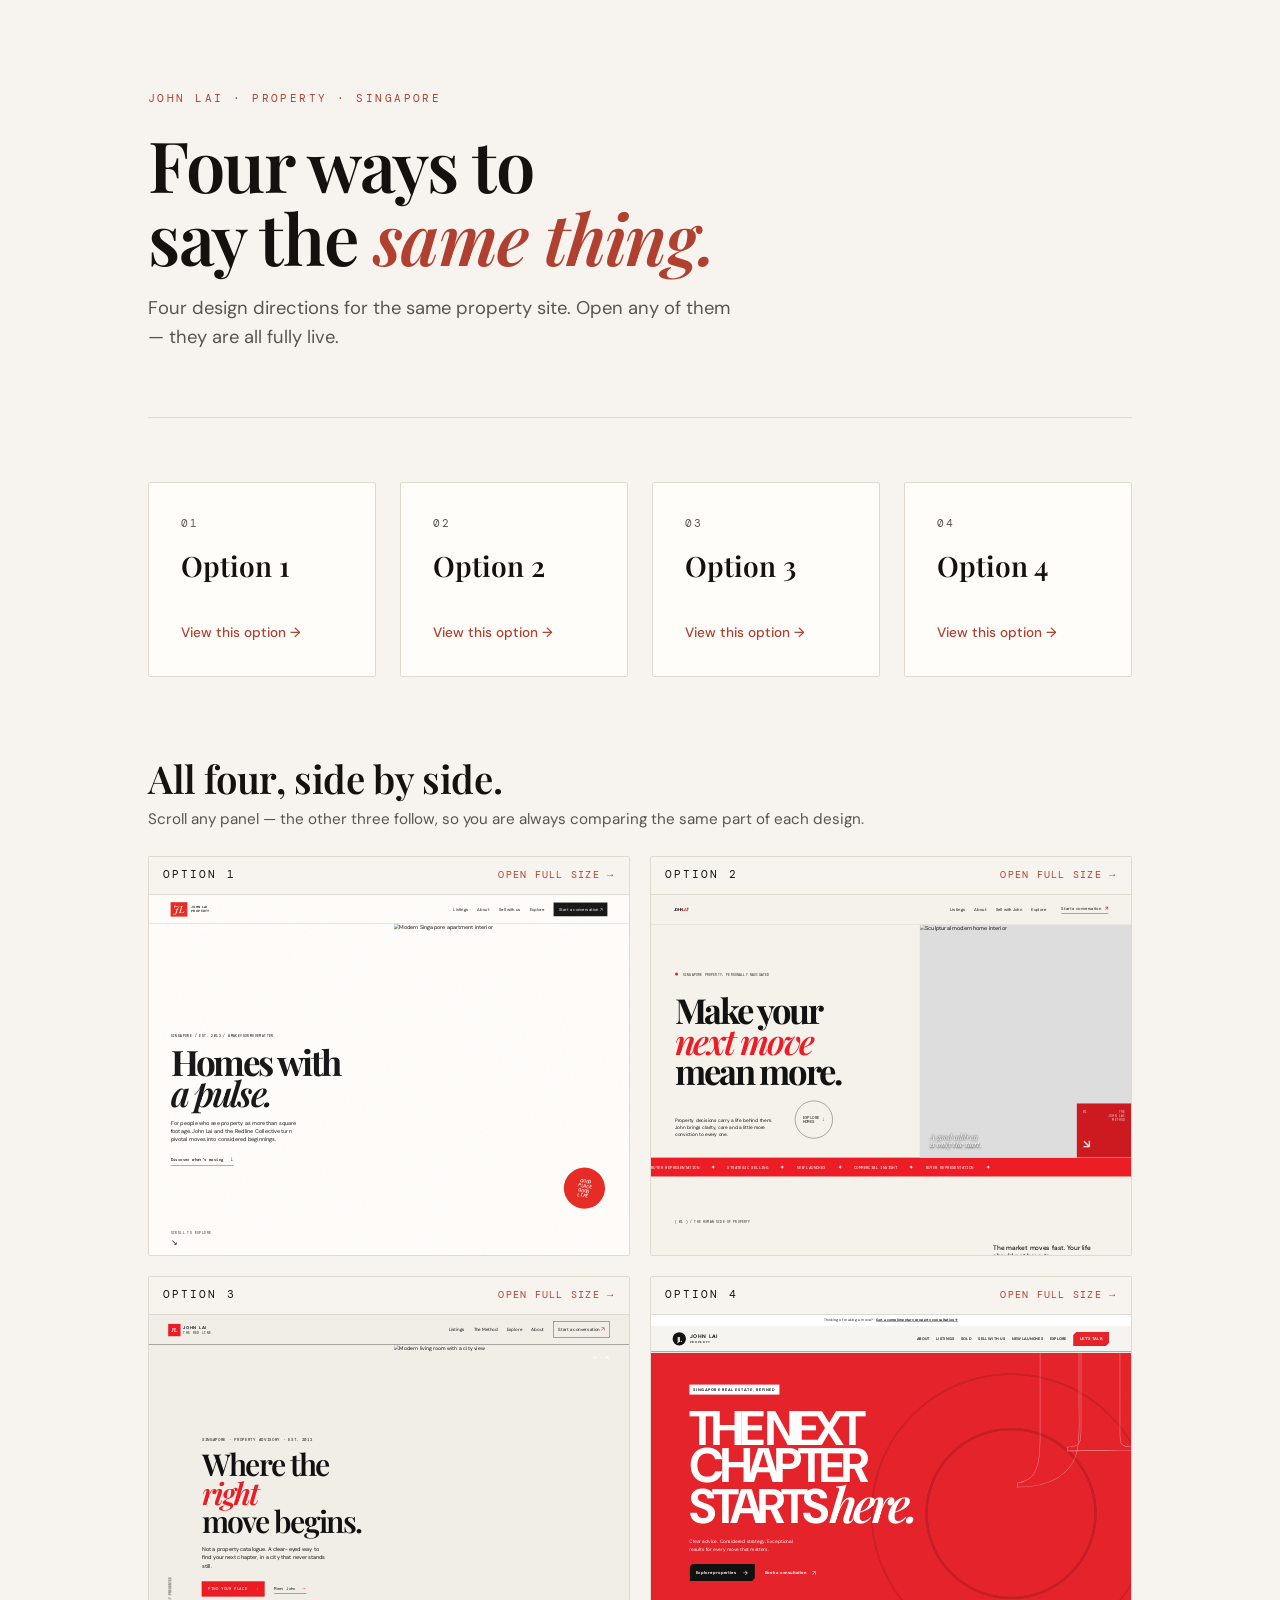
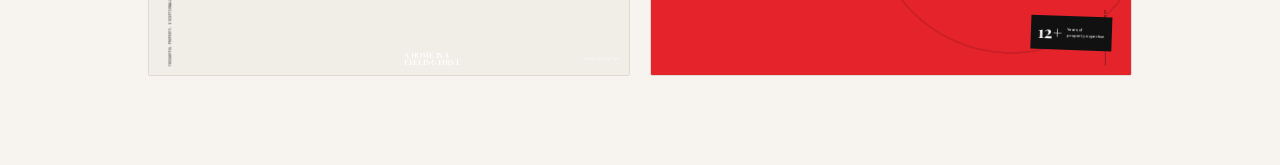
<file: index.html>
<!doctype html>
<html lang="en">
<head>
<meta charset="utf-8" />
<meta name="viewport" content="width=device-width, initial-scale=1" />
<title>John Lai Property — Four Directions</title>
<meta name="description" content="Four design directions for the John Lai property site." />
<link rel="preconnect" href="https://fonts.googleapis.com" />
<link rel="preconnect" href="https://fonts.gstatic.com" crossorigin />
<link href="https://fonts.googleapis.com/css2?family=DM+Mono:wght@400;500&family=DM+Sans:opsz,wght@9..40,400;9..40,500;9..40,700&family=Playfair+Display:ital,wght@0,600;0,700;1,600&display=swap" rel="stylesheet" />
<style>
  *,*::before,*::after{box-sizing:border-box}
  :root{
    --ink:#14110f; --ink-soft:#5b544e; --paper:#f7f4ef; --line:#e0d9d0;
    --card:#fffdfa; --accent:#b0402f;
  }
  html{-webkit-text-size-adjust:100%}
  body{
    margin:0; background:var(--paper); color:var(--ink);
    font-family:"DM Sans",system-ui,-apple-system,sans-serif;
    line-height:1.6; -webkit-font-smoothing:antialiased;
  }
  .wrap{max-width:1080px;margin:0 auto;padding:clamp(2.5rem,7vw,6rem) clamp(1.25rem,5vw,3rem)}
  .eyebrow{
    font-family:"DM Mono",ui-monospace,monospace; font-size:.7rem; letter-spacing:.22em;
    text-transform:uppercase; color:var(--accent); margin:0 0 1.25rem;
  }
  h1{
    font-family:"Playfair Display",Georgia,serif; font-weight:600;
    font-size:clamp(2.4rem,7vw,4.4rem); line-height:1.04; letter-spacing:-.02em; margin:0 0 1.25rem;
  }
  h1 em{font-style:italic; color:var(--accent)}
  .lede{font-size:clamp(1rem,2.2vw,1.15rem); color:var(--ink-soft); max-width:46ch; margin:0}
  .rule{height:1px;background:var(--line);margin:clamp(2.5rem,6vw,4rem) 0}
  .grid{display:grid;grid-template-columns:repeat(auto-fit,minmax(210px,1fr));gap:clamp(1rem,2.5vw,1.5rem)}
  .card{
    display:flex; flex-direction:column; gap:.75rem; position:relative;
    background:var(--card); border:1px solid var(--line); border-radius:2px;
    padding:clamp(1.5rem,3vw,2rem); text-decoration:none; color:inherit;
    transition:transform .25s ease, box-shadow .25s ease, border-color .25s ease;
  }
  .card:hover,.card:focus-visible{
    transform:translateY(-4px); border-color:var(--ink);
    box-shadow:0 14px 40px -18px rgba(20,17,15,.45); outline:none;
  }
  .card:focus-visible{outline:2px solid var(--accent);outline-offset:3px}
  .num{
    font-family:"DM Mono",monospace; font-size:.7rem; letter-spacing:.2em; color:var(--ink-soft);
  }
  .card h2{font-family:"Playfair Display",Georgia,serif;font-weight:600;font-size:1.75rem;line-height:1.2;margin:.25rem 0 0}
  .go{margin-top:auto;padding-top:1.75rem;font-size:.85rem;font-weight:500;color:var(--accent)}
  footer{
    margin-top:clamp(3rem,7vw,5rem); padding-top:1.5rem; border-top:1px solid var(--line);
    font-family:"DM Mono",monospace; font-size:.72rem; letter-spacing:.08em; color:var(--ink-soft);
  }

  /* ---- 2x2 live preview grid ---- */
  .preview-head{margin:clamp(3rem,7vw,5rem) 0 1.5rem}
  .preview-head h2{
    font-family:"Playfair Display",Georgia,serif; font-weight:600;
    font-size:clamp(1.6rem,4vw,2.4rem); line-height:1.1; margin:0 0 .5rem; letter-spacing:-.01em;
  }
  .preview-head p{margin:0;color:var(--ink-soft);font-size:.95rem}
  .quads{display:grid;grid-template-columns:1fr 1fr;gap:clamp(.75rem,2vw,1.25rem)}
  .quad{
    display:flex; flex-direction:column; background:var(--card);
    border:1px solid var(--line); border-radius:2px; overflow:hidden;
  }
  .quad-bar{
    display:flex; justify-content:space-between; align-items:center; gap:1rem;
    padding:.6rem .9rem; border-bottom:1px solid var(--line); background:var(--paper);
  }
  .quad-bar span{
    font-family:"DM Mono",monospace; font-size:.7rem; letter-spacing:.18em;
    text-transform:uppercase; color:var(--ink);
  }
  .quad-bar a{
    font-family:"DM Mono",monospace; font-size:.65rem; letter-spacing:.12em;
    text-transform:uppercase; color:var(--accent); text-decoration:none; white-space:nowrap;
  }
  .quad-bar a:hover,.quad-bar a:focus-visible{text-decoration:underline}
  .stage{position:relative; overflow:hidden; height:clamp(260px,40vh,460px); background:var(--card)}
  .stage iframe{position:absolute;top:0;left:0;border:0;transform-origin:0 0;display:block}
  @media (max-width:680px){
    .quads{grid-template-columns:1fr}
    .stage{height:clamp(300px,55vh,420px)}
  }
  @media (prefers-color-scheme:dark){
    :root{--ink:#f2ede6;--ink-soft:#a49b91;--paper:#141210;--line:#2e2925;--card:#1c1917;--accent:#e0705a}
  }
</style>
</head>
<body>
  <main class="wrap">
    <p class="eyebrow">John Lai · Property · Singapore</p>
    <h1>Four ways to<br />say the <em>same thing.</em></h1>
    <p class="lede">Four design directions for the same property site. Open any of them — they are all fully live.</p>

    <div class="rule"></div>

    <div class="grid">
      <a class="card" href="v6/">
        <span class="num">01</span>
        <h2>Option 1</h2>
        <span class="go">View this option &rarr;</span>
      </a>
      <a class="card" href="v5/">
        <span class="num">02</span>
        <h2>Option 2</h2>
        <span class="go">View this option &rarr;</span>
      </a>
      <a class="card" href="v4/">
        <span class="num">03</span>
        <h2>Option 3</h2>
        <span class="go">View this option &rarr;</span>
      </a>
      <a class="card" href="v3/">
        <span class="num">04</span>
        <h2>Option 4</h2>
        <span class="go">View this option &rarr;</span>
      </a>
    </div>


    <section class="preview-head">
      <h2>All four, side by side.</h2>
      <p>Scroll any panel &mdash; the other three follow, so you are always comparing the same part of each design.</p>
    </section>

    <div class="quads">
      <div class="quad"><div class="quad-bar"><span>Option 1</span><a href="v6/">Open full size &rarr;</a></div>
        <div class="stage"><iframe data-sync src="v6/" title="Option 1" loading="lazy"></iframe></div></div>
      <div class="quad"><div class="quad-bar"><span>Option 2</span><a href="v5/">Open full size &rarr;</a></div>
        <div class="stage"><iframe data-sync src="v5/" title="Option 2" loading="lazy"></iframe></div></div>
      <div class="quad"><div class="quad-bar"><span>Option 3</span><a href="v4/">Open full size &rarr;</a></div>
        <div class="stage"><iframe data-sync src="v4/" title="Option 3" loading="lazy"></iframe></div></div>
      <div class="quad"><div class="quad-bar"><span>Option 4</span><a href="v3/">Open full size &rarr;</a></div>
        <div class="stage"><iframe data-sync src="v3/" title="Option 4" loading="lazy"></iframe></div></div>
    </div>
  </main>

<script>
(function () {
  var VW = 1400;                                   // width each site is rendered at
  var frames = Array.prototype.slice.call(document.querySelectorAll('iframe[data-sync]'));
  if (!frames.length) return;

  function fit(f) {
    var stage = f.parentNode;
    var s = stage.clientWidth / VW;
    f.style.width = VW + 'px';
    f.style.height = (stage.clientHeight / s) + 'px';
    f.style.transform = 'scale(' + s + ')';
  }
  function fitAll() { frames.forEach(fit); }

  function win(f) { try { var w = f.contentWindow; return w && w.document.body ? w : null; } catch (e) { return null; } }
  function maxScroll(w) {
    var d = w.document.documentElement;
    return Math.max(0, d.scrollHeight - w.innerHeight);
  }

  // Scroll events are not reliably dispatched inside these scaled, clipped
  // iframes, so the panels are polled on a frame loop instead: whichever one
  // moved on its own is treated as the driver and the rest are matched to it
  // proportionally (the designs differ in length).
  var last = frames.map(function () { return 0; });
  var active = true;   // default on; the observer below only ever switches it off

  function sample() { frames.forEach(function (f, i) { var w = win(f); if (w) last[i] = w.scrollY; }); }

  function step() {
    if (!active) return;
    for (var i = 0; i < frames.length; i++) {
      var w = win(frames[i]);
      if (!w) continue;
      if (Math.abs(w.scrollY - last[i]) > 0.5) {
        var max = maxScroll(w);
        var frac = max > 0 ? w.scrollY / max : 0;
        frames.forEach(function (o, j) {
          if (j === i) return;
          var ow = win(o);
          // 'instant' matters: these sites set scroll-behavior:smooth, and an
          // animated follower would fight the panel being driven.
          if (ow) ow.scrollTo({ top: frac * maxScroll(ow), behavior: 'instant' });
        });
        sample();                                // re-baseline so followers never drive
        return;
      }
      last[i] = w.scrollY;
    }
  }

  function tick() { step(); requestAnimationFrame(tick); }

  // Only poll while the grid is actually on screen.
  var quads = document.querySelector('.quads');
  if (window.IntersectionObserver && quads) {
    new IntersectionObserver(function (entries) {
      active = entries[0].isIntersecting;
      if (active) sample();
    }, { rootMargin: '200px' }).observe(quads);
  }

  frames.forEach(function (f) {
    f.addEventListener('load', function () { fit(f); sample(); });
  });
  window.addEventListener('resize', fitAll);

  fitAll();
  requestAnimationFrame(tick);   // smooth 60Hz sync while the tab is visible
  setInterval(step, 100);        // fallback: rAF is suspended in background tabs
})();
</script>
</body>
</html>
</file>
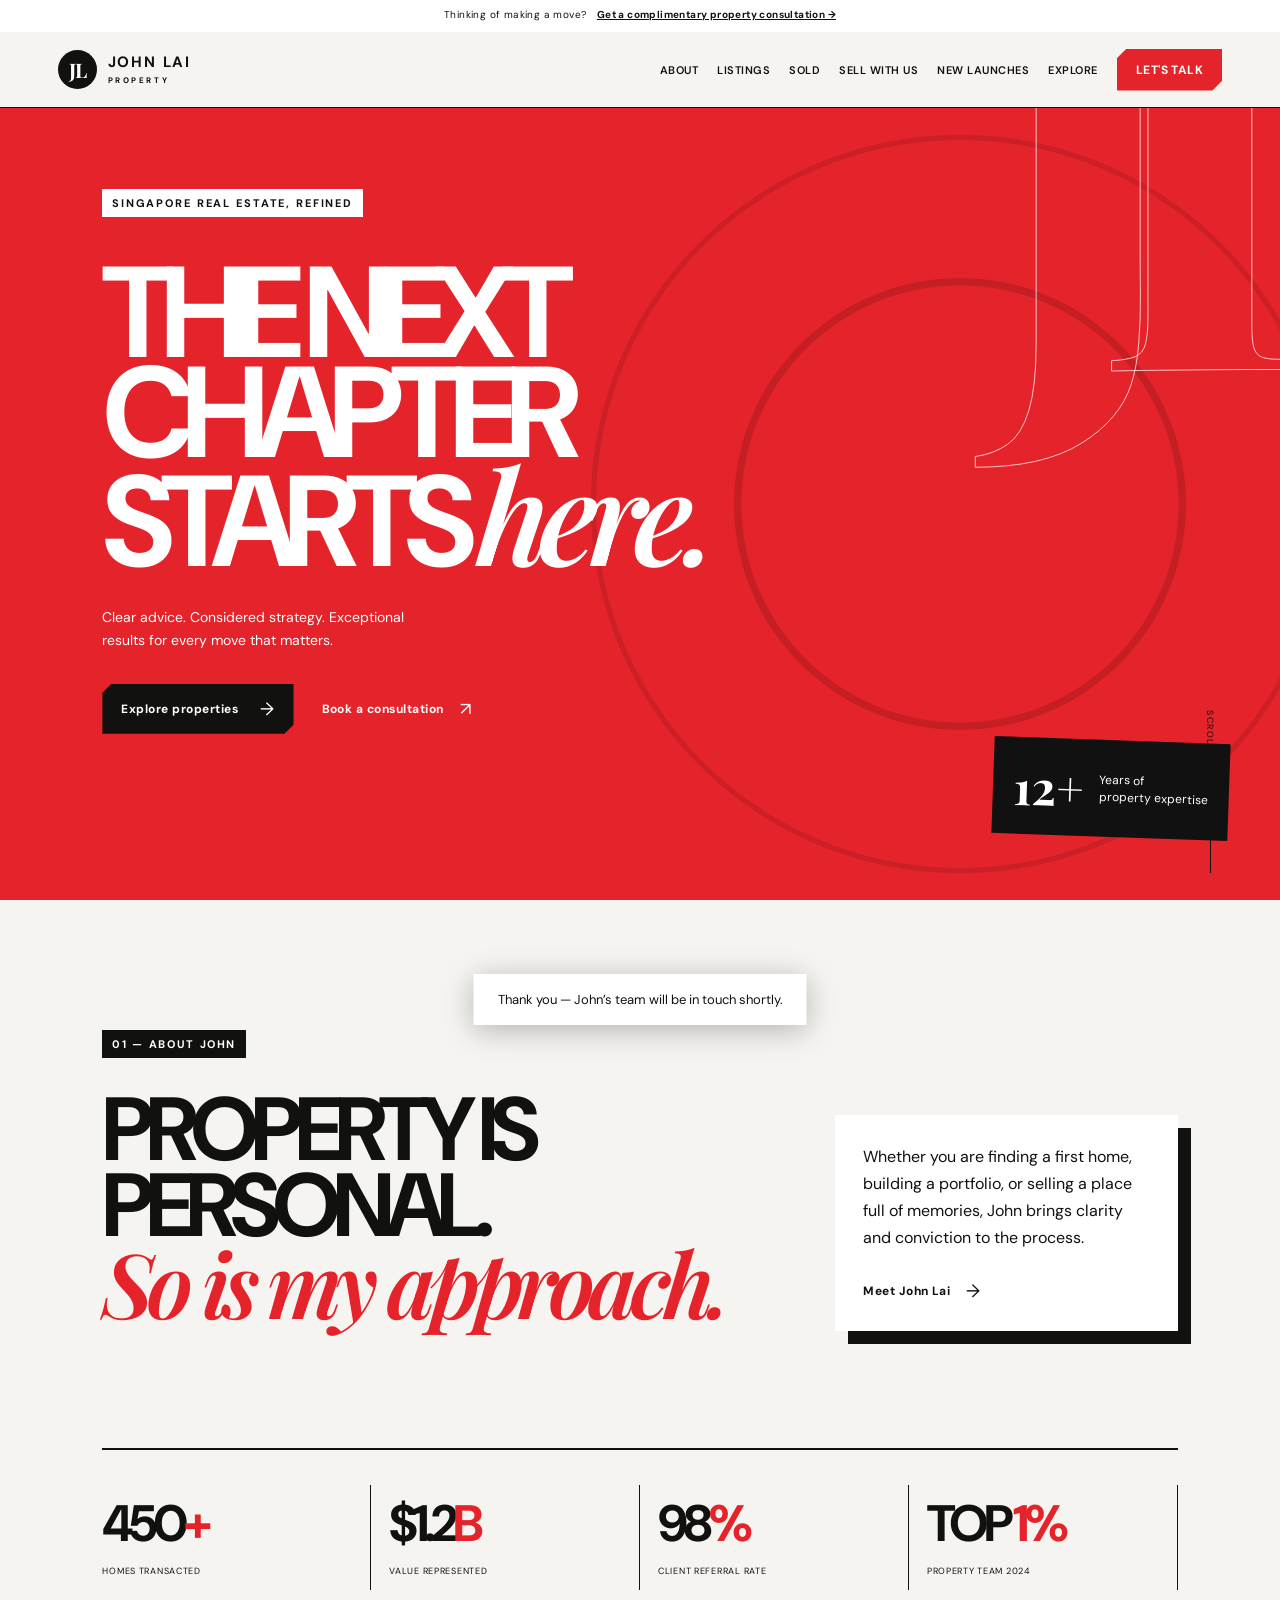
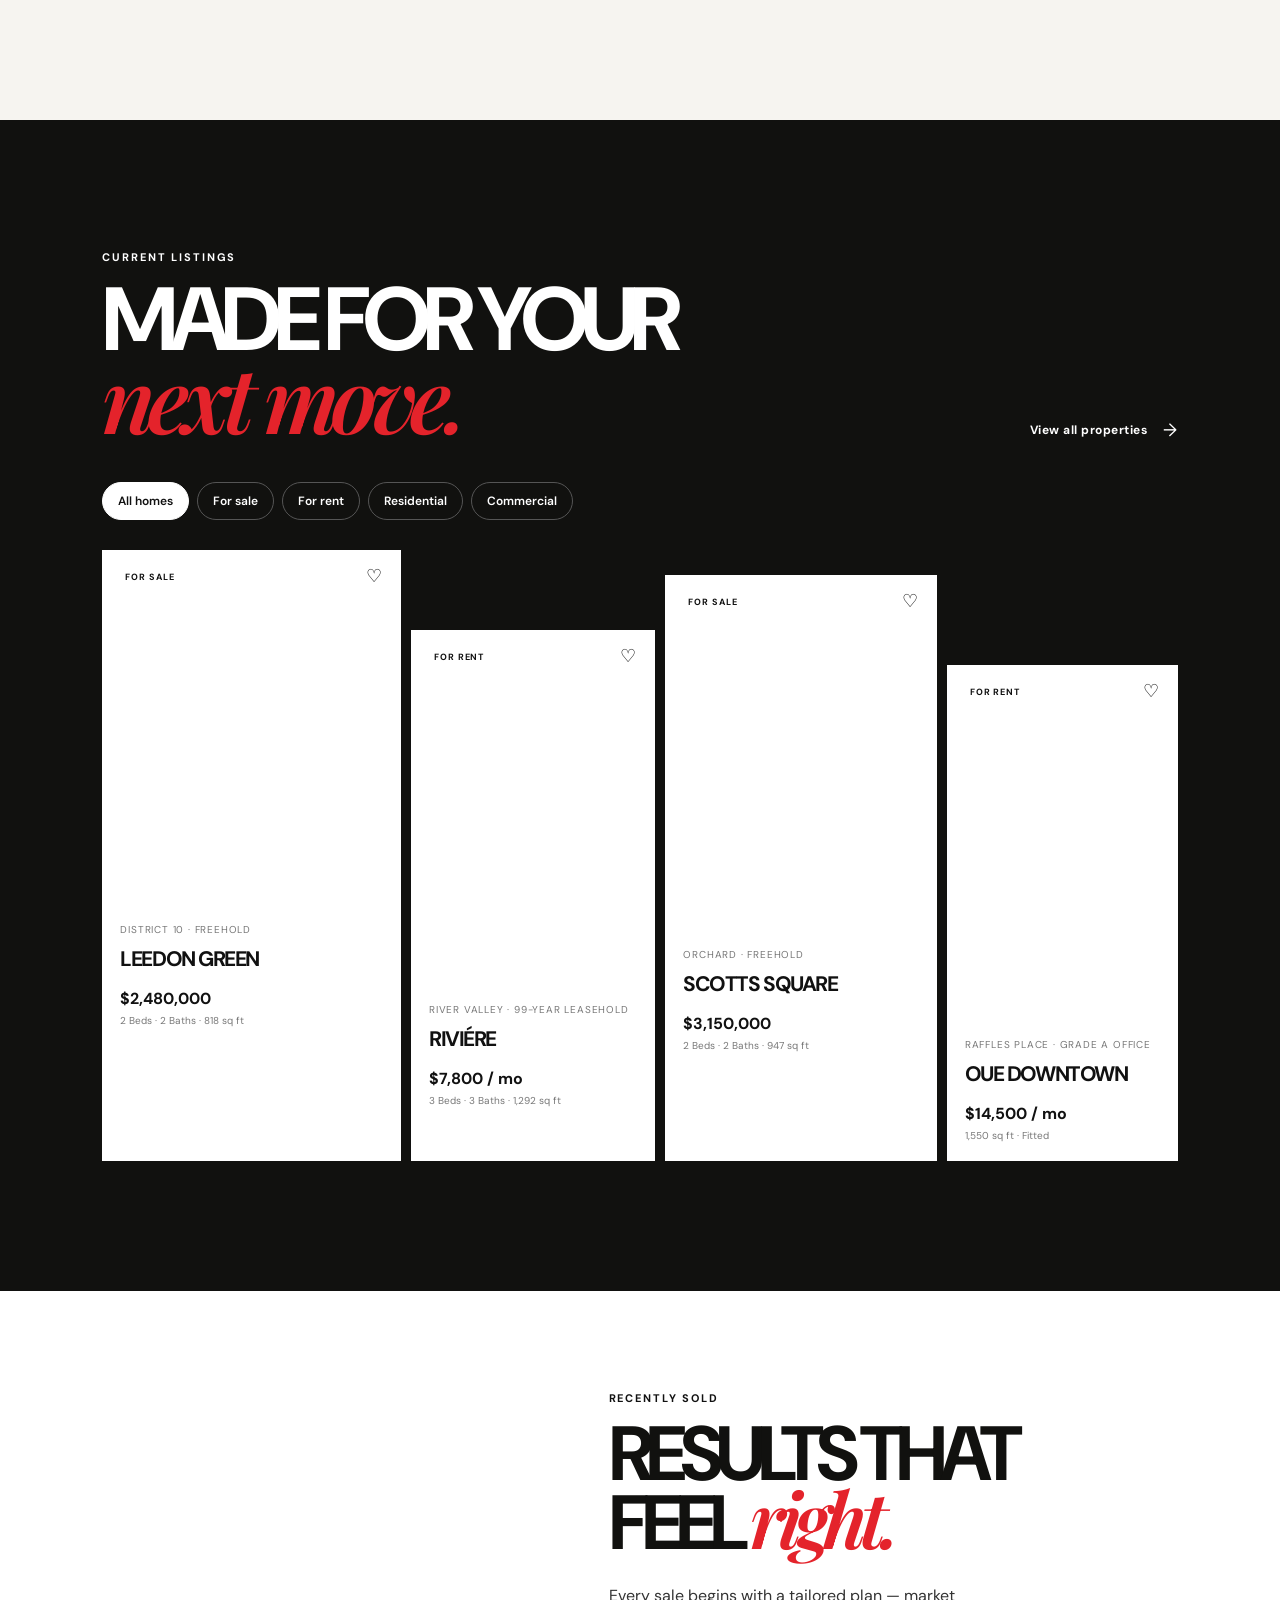
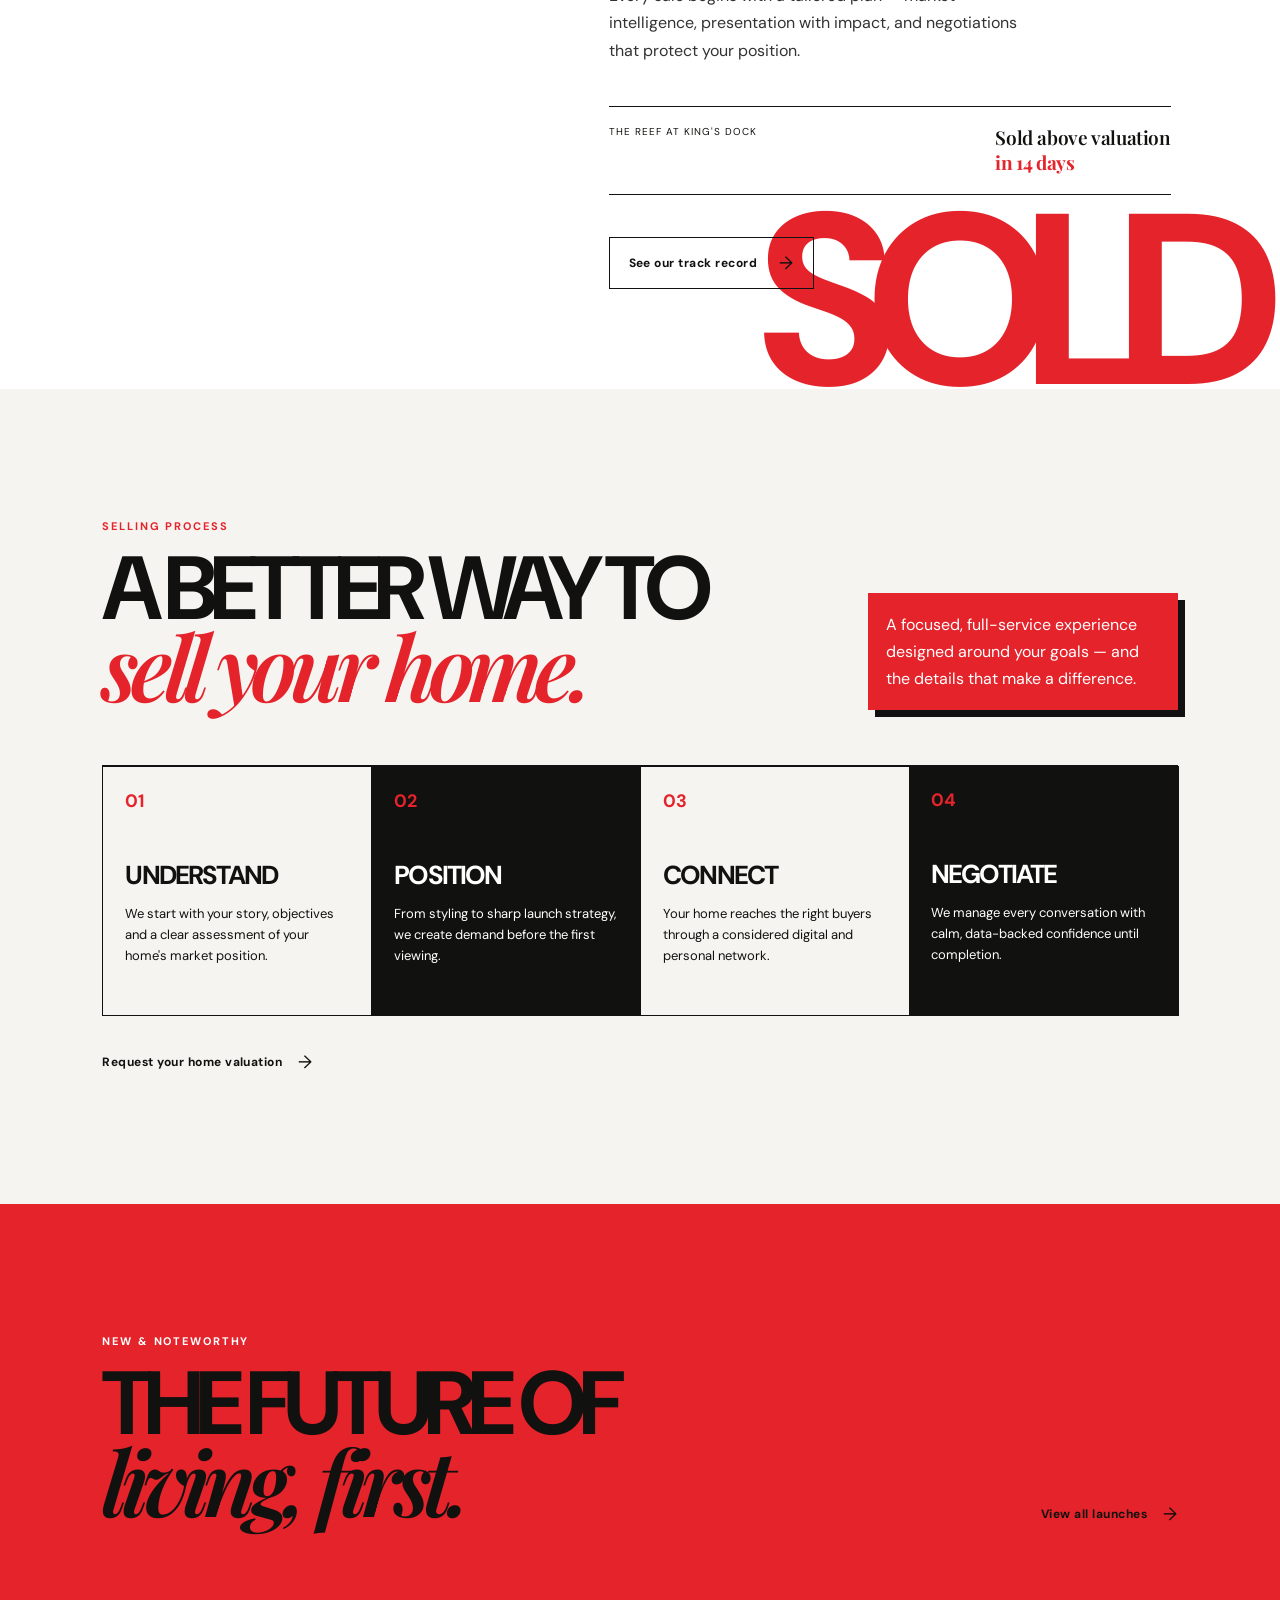
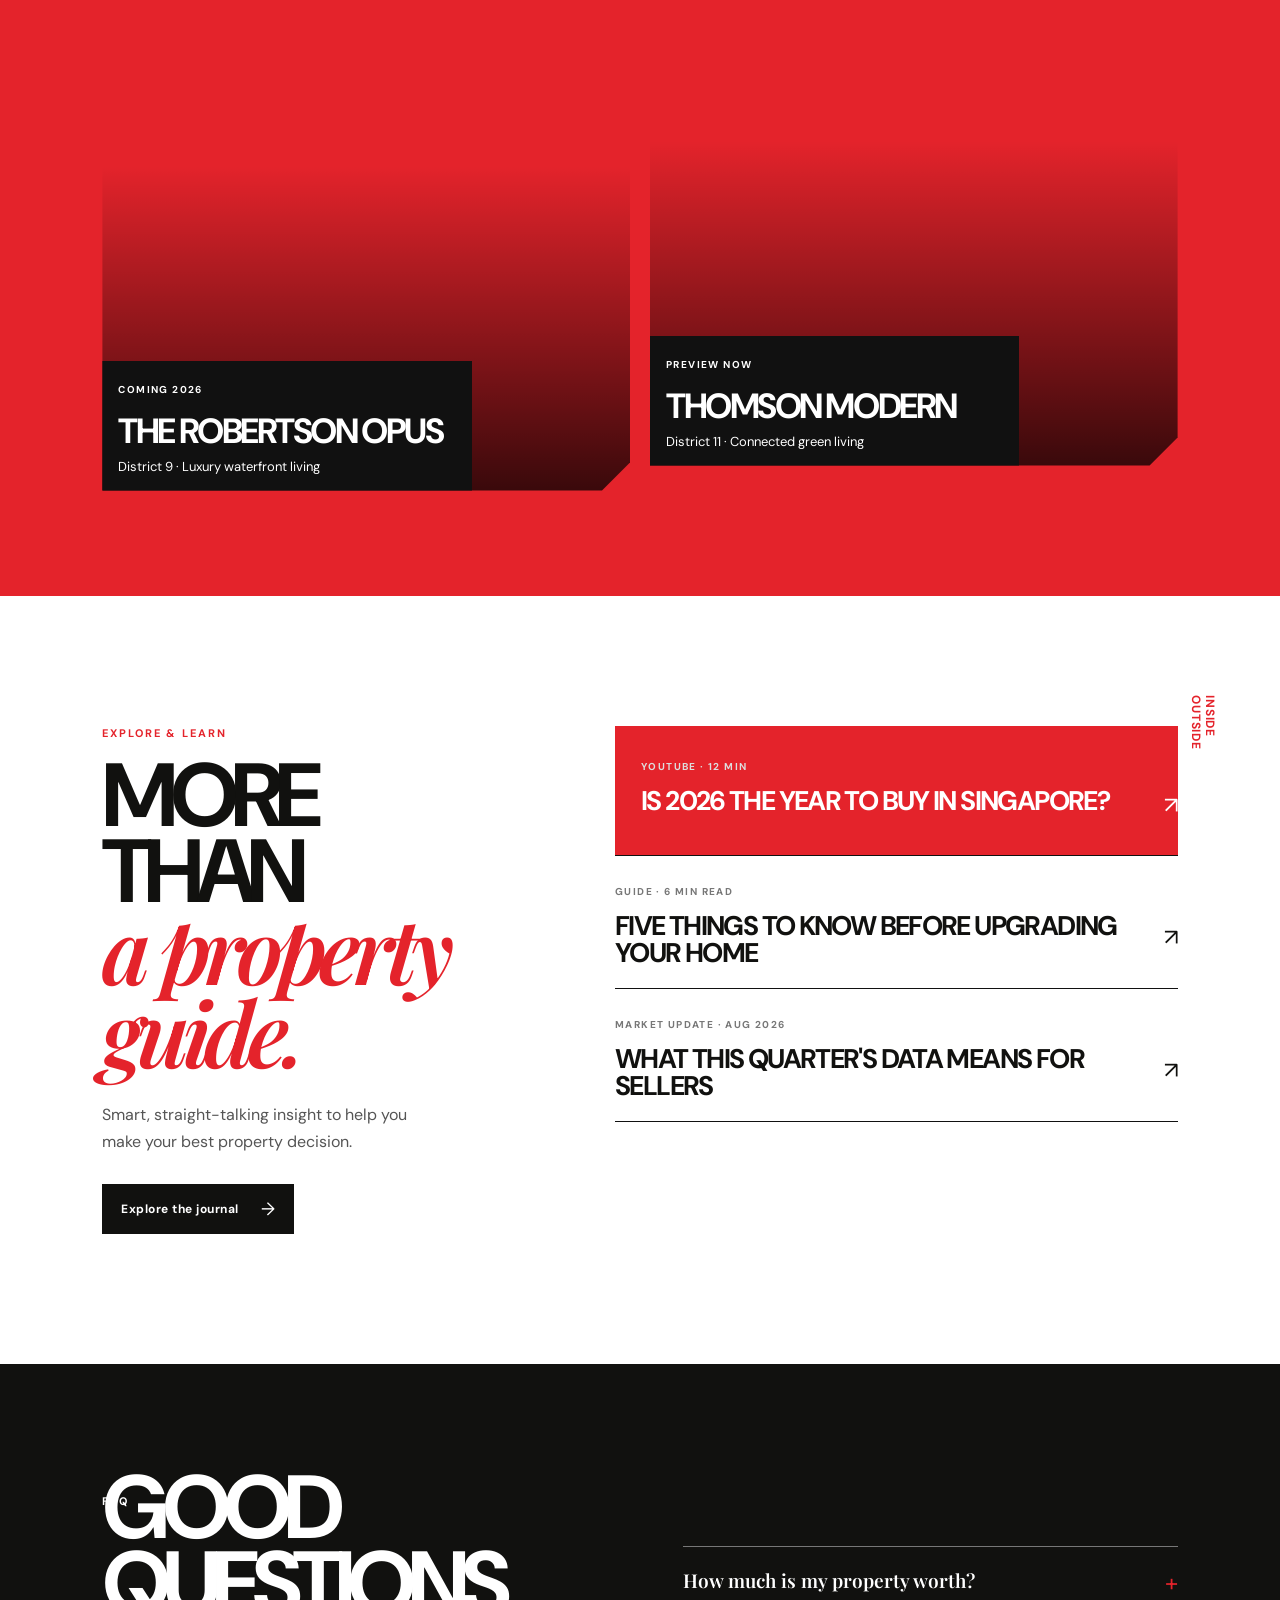
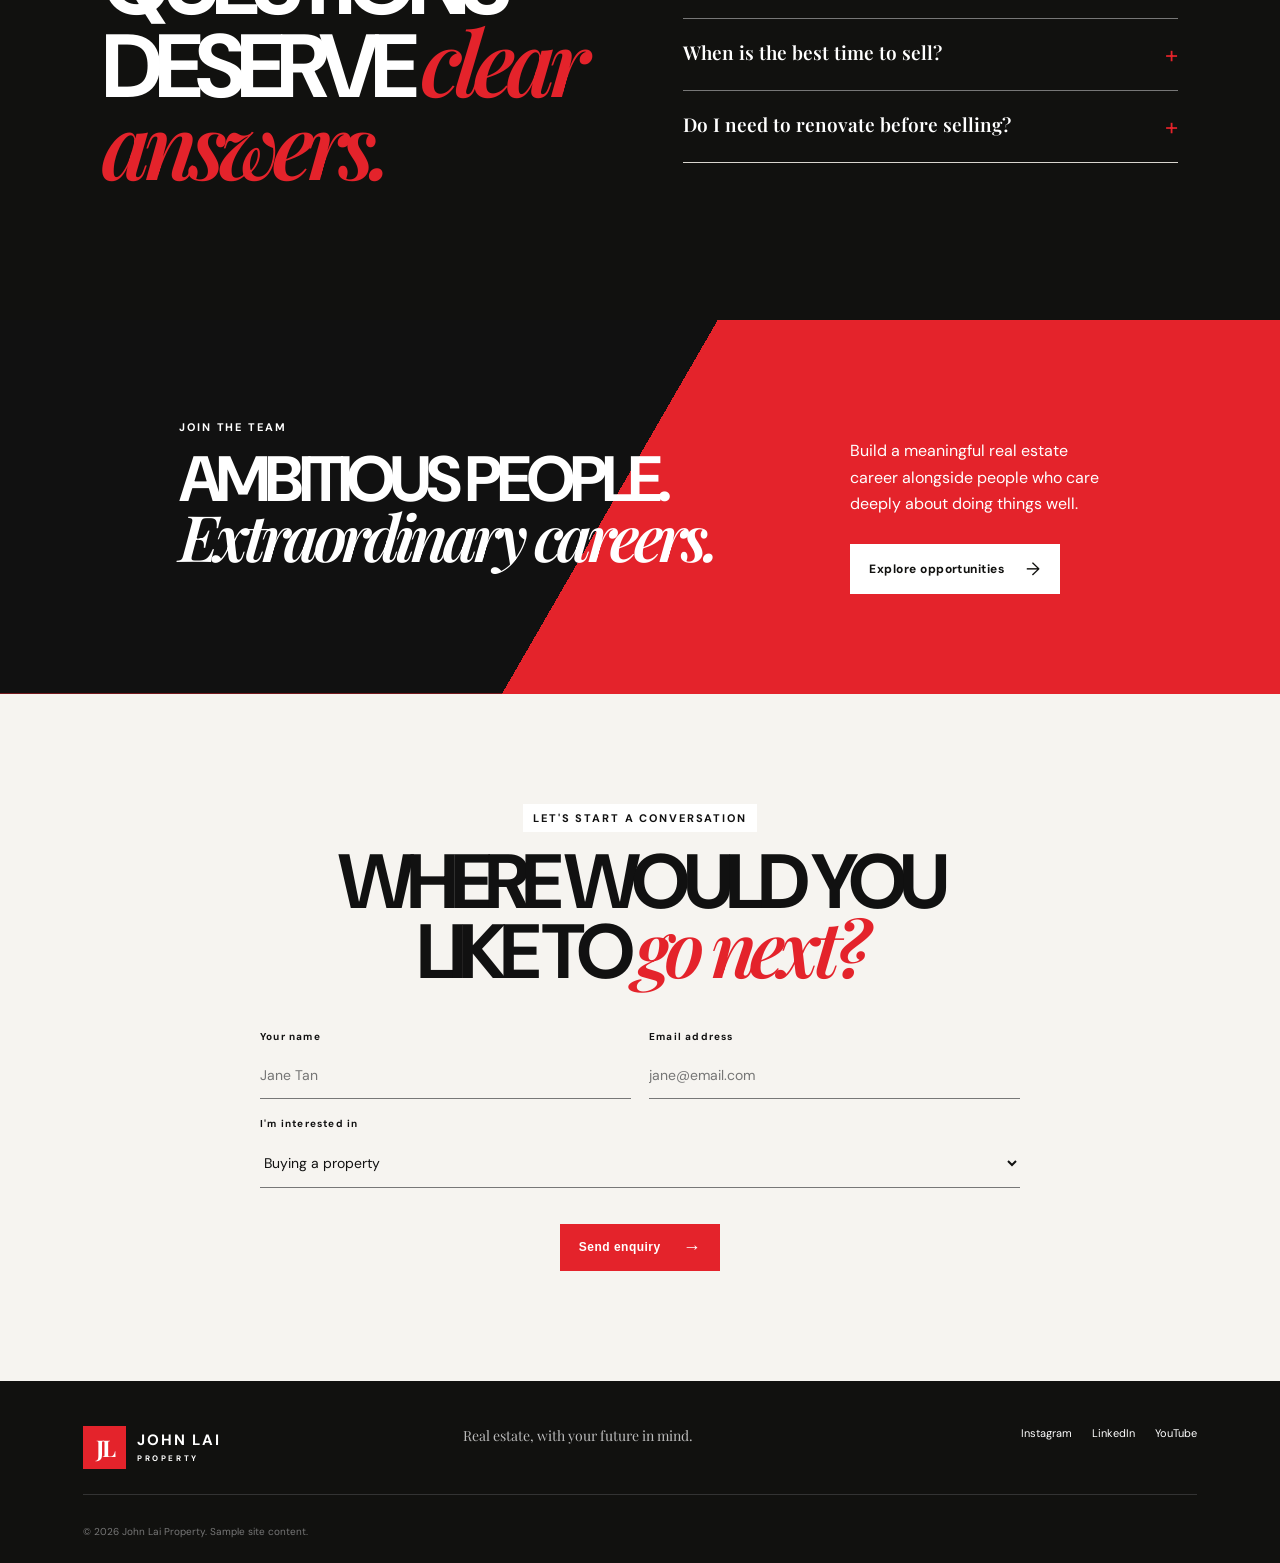
<file: v3/index.html>
<!doctype html>
<html lang="en">
<head>
  <meta charset="UTF-8" />
  <meta name="viewport" content="width=device-width, initial-scale=1.0" />
  <meta name="description" content="John Lai Property — trusted advice and exceptional homes in Singapore." />
  <title>John Lai Property | Find your next move</title>
  <link rel="preconnect" href="https://fonts.googleapis.com">
  <link rel="preconnect" href="https://fonts.gstatic.com" crossorigin>
  <link href="https://fonts.googleapis.com/css2?family=DM+Sans:wght@400;500;600;700&family=Playfair+Display:ital,wght@0,600;0,700;0,800;1,600&display=swap" rel="stylesheet">
  <link rel="stylesheet" href="styles.css" />
  <link rel="stylesheet" href="avant.css" />
</head>
<body>
  <div class="announcement">Thinking of making a move? <a href="#contact">Get a complimentary property consultation →</a></div>
  <header class="site-header">
    <a class="brand" href="#home" aria-label="John Lai Property home"><span>JL</span><div>JOHN LAI<small>PROPERTY</small></div></a>
    <button class="menu-btn" aria-label="Open navigation" aria-expanded="false"><i></i><i></i></button>
    <nav><a href="#about">About</a><a href="#listings">Listings</a><a href="#sold">Sold</a><a href="#process">Sell with us</a><a href="#launches">New launches</a><a href="#explore">Explore</a><a class="nav-cta" href="#contact">Let's talk</a></nav>
  </header>

  <main>
    <section id="home" class="hero">
      <div class="hero-image"></div><div class="hero-shade"></div>
      <div class="hero-content"><p class="eyebrow light">SINGAPORE REAL ESTATE, REFINED</p><h1>The next chapter<br>starts <em>here.</em></h1><p class="hero-copy">Clear advice. Considered strategy. Exceptional results for every move that matters.</p><div class="hero-actions"><a class="button primary" href="#listings">Explore properties <b>→</b></a><a class="text-link light" href="#contact">Book a consultation <b>↗</b></a></div></div>
      <div class="hero-stat"><strong>12+</strong><span>Years of<br>property expertise</span></div>
      <div class="scroll-note">SCROLL TO EXPLORE <span></span></div>
    </section>

    <section class="intro" id="about"><div class="section-tag">01 — ABOUT JOHN</div><div class="intro-grid"><div><h2>Property is personal.<br><em>So is my approach.</em></h2></div><div class="intro-copy"><p>Whether you are finding a first home, building a portfolio, or selling a place full of memories, John brings clarity and conviction to the process.</p><a class="text-link dark" href="#contact">Meet John Lai <b>→</b></a></div></div><div class="numbers"><div><strong>450<span>+</span></strong><p>Homes transacted</p></div><div><strong>$1.2<span>B</span></strong><p>Value represented</p></div><div><strong>98<span>%</span></strong><p>Client referral rate</p></div><div><strong>TOP <span>1%</span></strong><p>Property team 2024</p></div></div></section>

    <section id="listings" class="listings section-pad"><div class="section-heading"><div><p class="eyebrow">CURRENT LISTINGS</p><h2>Made for your<br><em>next move.</em></h2></div><a class="text-link dark" href="#contact">View all properties <b>→</b></a></div><div class="filters"><button class="active" data-filter="all">All homes</button><button data-filter="sale">For sale</button><button data-filter="rent">For rent</button><button data-filter="residential">Residential</button><button data-filter="commercial">Commercial</button></div><div class="property-grid">
      <article class="property-card" data-type="sale residential"><div class="property-photo photo-1"><span class="pill">FOR SALE</span><button aria-label="Save listing">♡</button></div><div class="property-info"><p>District 10 · Freehold</p><h3>Leedon Green</h3><div><strong>$2,480,000</strong><span>2 Beds · 2 Baths · 818 sq ft</span></div></div></article>
      <article class="property-card" data-type="rent residential"><div class="property-photo photo-2"><span class="pill">FOR RENT</span><button aria-label="Save listing">♡</button></div><div class="property-info"><p>River Valley · 99-year leasehold</p><h3>Riviére</h3><div><strong>$7,800 / mo</strong><span>3 Beds · 3 Baths · 1,292 sq ft</span></div></div></article>
      <article class="property-card" data-type="sale residential"><div class="property-photo photo-3"><span class="pill">FOR SALE</span><button aria-label="Save listing">♡</button></div><div class="property-info"><p>Orchard · Freehold</p><h3>Scotts Square</h3><div><strong>$3,150,000</strong><span>2 Beds · 2 Baths · 947 sq ft</span></div></div></article>
      <article class="property-card" data-type="rent commercial"><div class="property-photo photo-4"><span class="pill">FOR RENT</span><button aria-label="Save listing">♡</button></div><div class="property-info"><p>Raffles Place · Grade A Office</p><h3>OUE Downtown</h3><div><strong>$14,500 / mo</strong><span>1,550 sq ft · Fitted</span></div></div></article>
    </div></section>

    <section id="sold" class="sold"><div class="sold-image"></div><div class="sold-content"><p class="eyebrow light">RECENTLY SOLD</p><h2>Results that<br>feel <em>right.</em></h2><p>Every sale begins with a tailored plan — market intelligence, presentation with impact, and negotiations that protect your position.</p><div class="sold-result"><span>THE REEF AT KING'S DOCK</span><strong>Sold above valuation<br><b>in 14 days</b></strong></div><a class="button outline" href="#contact">See our track record <b>→</b></a></div></section>

    <section id="process" class="process section-pad"><div class="section-heading"><div><p class="eyebrow">SELLING PROCESS</p><h2>A better way to<br><em>sell your home.</em></h2></div><p class="short-copy">A focused, full-service experience designed around your goals — and the details that make a difference.</p></div><div class="steps"><article><span>01</span><h3>Understand</h3><p>We start with your story, objectives and a clear assessment of your home's market position.</p></article><article><span>02</span><h3>Position</h3><p>From styling to sharp launch strategy, we create demand before the first viewing.</p></article><article><span>03</span><h3>Connect</h3><p>Your home reaches the right buyers through a considered digital and personal network.</p></article><article><span>04</span><h3>Negotiate</h3><p>We manage every conversation with calm, data-backed confidence until completion.</p></article></div><a class="text-link dark" href="#contact">Request your home valuation <b>→</b></a></section>

    <section id="launches" class="launches section-pad"><div class="section-heading"><div><p class="eyebrow">NEW & NOTEWORTHY</p><h2>The future of<br><em>living, first.</em></h2></div><a class="text-link dark" href="#contact">View all launches <b>→</b></a></div><div class="launch-grid"><article class="launch-card launch-1"><div><span>COMING 2026</span><h3>The Robertson Opus</h3><p>District 9 · Luxury waterfront living</p></div></article><article class="launch-card launch-2"><div><span>PREVIEW NOW</span><h3>Thomson Modern</h3><p>District 11 · Connected green living</p></div></article></div></section>

    <section id="explore" class="explore section-pad"><div><p class="eyebrow">EXPLORE & LEARN</p><h2>More than<br><em>a property guide.</em></h2><p>Smart, straight-talking insight to help you make your best property decision.</p><a class="button black" href="#contact">Explore the journal <b>→</b></a></div><div class="articles"><a class="article feature" href="#contact"><span>YOUTUBE · 12 MIN</span><h3>Is 2026 the year to buy in Singapore?</h3><i>↗</i></a><a class="article" href="#contact"><span>GUIDE · 6 MIN READ</span><h3>Five things to know before upgrading your home</h3><i>↗</i></a><a class="article" href="#contact"><span>MARKET UPDATE · AUG 2026</span><h3>What this quarter's data means for sellers</h3><i>↗</i></a></div></section>

    <section class="faq section-pad"><p class="eyebrow">FAQ</p><h2>Good questions<br>deserve <em>clear answers.</em></h2><div class="faq-list"><details><summary>How much is my property worth?<b>+</b></summary><p>A thoughtful valuation considers recent comparable transactions, demand, condition, and your particular home's strengths. Book a no-obligation consultation for an accurate view.</p></details><details><summary>When is the best time to sell?<b>+</b></summary><p>The right time depends on your objectives, property type and market conditions. We can help map a timing strategy that is right for you.</p></details><details><summary>Do I need to renovate before selling?<b>+</b></summary><p>Not always. We identify the few high-impact presentation changes that can improve buyer appeal without unnecessary spend.</p></details></div></section>

    <section class="recruit"><div><p class="eyebrow light">JOIN THE TEAM</p><h2>Ambitious people.<br><em>Extraordinary careers.</em></h2></div><div><p>Build a meaningful real estate career alongside people who care deeply about doing things well.</p><a class="button primary" href="#contact">Explore opportunities <b>→</b></a></div></section>
    <section id="contact" class="contact"><p class="eyebrow">LET'S START A CONVERSATION</p><h2>Where would you<br>like to <em>go next?</em></h2><form><div><label for="name">Your name</label><input id="name" placeholder="Jane Tan" required></div><div><label for="email">Email address</label><input id="email" type="email" placeholder="jane@email.com" required></div><div><label for="interest">I'm interested in</label><select id="interest"><option>Buying a property</option><option>Selling a property</option><option>Renting a property</option><option>Joining the team</option></select></div><button class="button primary" type="submit">Send enquiry <b>→</b></button></form></section>
  </main>
  <footer><a class="brand" href="#home"><span>JL</span><div>JOHN LAI<small>PROPERTY</small></div></a><p>Real estate, with your future in mind.</p><div><a href="#home">Instagram</a><a href="#home">LinkedIn</a><a href="#home">YouTube</a></div><small>© 2026 John Lai Property. Sample site content.</small></footer>
  <div class="toast" role="status">Thank you — John’s team will be in touch shortly.</div><script src="script.js"></script>
</body></html>
</file>
<file: v3/styles.css>
:root{--red:#dc1e28;--black:#151515;--off:#f5f3ef;--line:#d9d6cf;--serif:'Playfair Display',Georgia,serif;--sans:'DM Sans',Arial,sans-serif}*{box-sizing:border-box}html{scroll-behavior:smooth}body{margin:0;font-family:var(--sans);color:var(--black);background:var(--off)}a{color:inherit;text-decoration:none}.announcement{background:var(--red);color:#fff;text-align:center;padding:10px 20px;font-size:12px;letter-spacing:.04em}.announcement a{font-weight:700;text-decoration:underline;margin-left:7px}.site-header{height:88px;display:flex;align-items:center;justify-content:space-between;padding:0 6.5%;background:#fff;position:sticky;top:0;z-index:20}.brand{display:flex;align-items:center;gap:11px;font-weight:700;letter-spacing:.12em;font-size:15px;line-height:1}.brand>span{background:var(--red);color:white;font-family:var(--serif);font-size:23px;width:43px;height:43px;display:grid;place-items:center;letter-spacing:-.08em}.brand small{display:block;font-size:8px;letter-spacing:.32em;margin-top:6px}nav{display:flex;align-items:center;gap:25px;font-size:13px;font-weight:600}nav a:not(.nav-cta):hover{color:var(--red)}.nav-cta,.button{background:var(--red);color:white;padding:13px 19px;display:inline-flex;align-items:center;gap:22px;font-weight:700;font-size:12px;letter-spacing:.04em;border:0;cursor:pointer}.menu-btn{display:none;border:0;background:none}.hero{height:calc(100vh - 122px);min-height:600px;color:#fff;position:relative;display:flex;align-items:center;overflow:hidden}.hero-image,.hero-shade{position:absolute;inset:0}.hero-image{background:url('https://images.unsplash.com/photo-1600585154340-be6161a56a0c?auto=format&fit=crop&w=2000&q=85') center/cover}.hero-shade{background:linear-gradient(90deg,rgba(0,0,0,.73),rgba(0,0,0,.12) 75%)}.hero-content{position:relative;z-index:1;margin-left:12%;max-width:680px}.eyebrow{font-size:11px;letter-spacing:.17em;font-weight:700;margin:0 0 18px;color:var(--red)}.light{color:#fff}h1,h2,h3,p{margin-top:0}h1,h2{font-family:var(--serif);font-weight:600;letter-spacing:-.045em;line-height:.99}h1{font-size:clamp(58px,7vw,105px);margin-bottom:28px}h2{font-size:clamp(43px,5vw,73px);margin-bottom:26px}em{font-weight:600;color:var(--red)}.hero h1 em{color:#fff}.hero-copy{max-width:450px;font-size:17px;line-height:1.65;color:#eee;margin-bottom:32px}.hero-actions{display:flex;gap:28px;align-items:center}.text-link{font-size:12px;font-weight:700;letter-spacing:.04em;display:inline-flex;gap:16px;align-items:center}.text-link b,.button b{font-size:18px;font-weight:400}.hero-stat{z-index:1;position:absolute;right:9%;bottom:11%;display:flex;gap:15px;align-items:center;border-left:1px solid rgba(255,255,255,.5);padding-left:19px}.hero-stat strong{font-family:var(--serif);font-size:47px}.hero-stat span{font-size:12px;line-height:1.35}.scroll-note{z-index:1;position:absolute;bottom:30px;left:6.5%;font-size:9px;letter-spacing:.17em;display:flex;align-items:center;gap:10px}.scroll-note span{width:42px;border-top:1px solid white}.intro,.section-pad{padding:120px 9%}.section-tag{font-size:11px;font-weight:700;color:var(--red);letter-spacing:.15em;margin-bottom:65px}.intro-grid{display:grid;grid-template-columns:1.2fr .8fr;gap:9%;align-items:end}.intro-copy{border-left:1px solid var(--line);padding-left:32px}.intro-copy p,.short-copy{line-height:1.7;font-size:16px;margin-bottom:27px}.numbers{margin-top:95px;padding-top:35px;border-top:1px solid var(--line);display:grid;grid-template-columns:repeat(4,1fr);gap:20px}.numbers strong{font-family:var(--serif);font-size:44px;letter-spacing:-.06em}.numbers strong span{color:var(--red)}.numbers p{font-size:12px;margin:8px 0}.listings{background:#fff}.section-heading{display:flex;justify-content:space-between;align-items:end;margin-bottom:40px}.section-heading h2{margin-bottom:0}.filters{display:flex;gap:8px;margin-bottom:30px;flex-wrap:wrap}.filters button{background:transparent;border:1px solid var(--line);padding:10px 15px;font:600 12px var(--sans);cursor:pointer}.filters button.active,.filters button:hover{background:var(--black);color:#fff;border-color:var(--black)}.property-grid{display:grid;grid-template-columns:repeat(4,1fr);gap:18px}.property-photo{height:300px;background-size:cover;background-position:center;position:relative}.photo-1{background-image:url('https://images.unsplash.com/photo-1600607687939-ce8a6c25118c?auto=format&fit=crop&w=900&q=80')}.photo-2{background-image:url('https://images.unsplash.com/photo-1600210492486-724fe5c67fb0?auto=format&fit=crop&w=900&q=80')}.photo-3{background-image:url('https://images.unsplash.com/photo-1600566753086-00f18fb6b3ea?auto=format&fit=crop&w=900&q=80')}.photo-4{background-image:url('https://images.unsplash.com/photo-1497366754035-f200968a6e72?auto=format&fit=crop&w=900&q=80')}.pill{position:absolute;top:14px;left:14px;background:white;padding:7px 9px;font-size:9px;font-weight:700;letter-spacing:.1em}.property-photo button{position:absolute;right:12px;top:11px;border:0;background:white;border-radius:50%;width:30px;height:30px;font-size:18px;cursor:pointer}.property-info{padding:18px 1px}.property-info p{color:#777;font-size:10px;text-transform:uppercase;letter-spacing:.08em;margin-bottom:9px}.property-info h3{font:600 25px var(--serif);letter-spacing:-.03em;margin-bottom:15px}.property-info div{display:flex;flex-direction:column;gap:5px;font-size:12px}.property-info strong{font-size:14px}.property-info span{color:#777}.sold{color:#fff;background:var(--black);min-height:650px;display:grid;grid-template-columns:1fr 1fr}.sold-image{background:url('https://images.unsplash.com/photo-1600585152915-d208bec867a1?auto=format&fit=crop&w=1200&q=80') center/cover}.sold-content{padding:115px 18% 80px 12%}.sold-content h2 em{color:var(--red)}.sold-content>p:not(.eyebrow){line-height:1.7;color:#d1d1d1;max-width:430px}.sold-result{margin:42px 0;padding:18px 0;border-top:1px solid #555;border-bottom:1px solid #555;display:flex;justify-content:space-between;gap:20px;font-size:10px;letter-spacing:.1em}.sold-result strong{font:600 19px/1.35 var(--serif);letter-spacing:-.02em}.sold-result b{color:var(--red)}.outline{background:transparent;border:1px solid white}.process{background:#fff}.short-copy{max-width:310px;margin:0}.steps{display:grid;grid-template-columns:repeat(4,1fr);border-top:1px solid var(--line);margin:55px 0 35px}.steps article{padding:26px 25px 10px 0;border-right:1px solid var(--line);margin-right:22px}.steps article:last-child{border:0}.steps span{font:600 18px var(--serif);color:var(--red)}.steps h3{font:600 26px var(--serif);margin:45px 0 12px}.steps p{font-size:13px;line-height:1.6;color:#666}.launches{background:#e9e5dd}.launch-grid{display:grid;grid-template-columns:1fr 1fr;gap:20px}.launch-card{height:390px;background-size:cover;background-position:center;position:relative;color:white}.launch-card:after{content:'';position:absolute;inset:0;background:linear-gradient(0deg,rgba(0,0,0,.75),transparent 65%)}.launch-card div{position:absolute;z-index:1;bottom:32px;left:32px}.launch-card span,.article span{font-size:10px;letter-spacing:.14em;font-weight:700}.launch-card h3{font:600 35px var(--serif);margin:10px 0 4px}.launch-card p{font-size:13px;margin:0}.launch-1{background-image:url('https://images.unsplash.com/photo-1545324418-cc1a3fa10c00?auto=format&fit=crop&w=1200&q=80')}.launch-2{background-image:url('https://images.unsplash.com/photo-1511818966892-d7d671e672a2?auto=format&fit=crop&w=1200&q=80')}.explore{display:grid;grid-template-columns:.85fr 1.15fr;gap:9%;background:#fff}.explore>div>p:not(.eyebrow){max-width:330px;line-height:1.65;color:#555;margin-bottom:29px}.black{background:var(--black)}.articles{border-top:1px solid var(--line)}.article{border-bottom:1px solid var(--line);min-height:130px;padding:23px 52px 22px 0;display:block;position:relative}.article span{color:#777}.article h3{font:600 26px var(--serif);letter-spacing:-.03em;margin:12px 0 0;line-height:1.15;max-width:530px}.article i{position:absolute;right:0;top:50%;font-style:normal;font-size:23px}.feature{background:#151515;color:#fff;padding:28px 52px 28px 26px;margin-top:-1px}.feature span{color:#ddd}.faq{background:var(--off);display:grid;grid-template-columns:1fr 1fr;gap:8%}.faq>p{grid-column:1}.faq h2{grid-column:1;margin-top:-80px}.faq-list{grid-column:2;grid-row:1 / span 2;align-self:center}.faq details{border-top:1px solid var(--line);padding:20px 0}.faq details:last-child{border-bottom:1px solid var(--line)}summary{list-style:none;font:600 19px var(--serif);display:flex;justify-content:space-between;cursor:pointer}summary::-webkit-details-marker{display:none}summary b{color:var(--red);font:400 24px var(--sans)}details[open] summary b{transform:rotate(45deg)}details p{line-height:1.65;color:#666;font-size:13px;margin:15px 30px 0 0}.recruit{background:var(--red);color:#fff;display:grid;grid-template-columns:1.1fr .55fr;gap:13%;padding:100px 14%}.recruit h2 em{color:#fff}.recruit>div:last-child{align-self:end}.recruit>div:last-child p{line-height:1.65;margin-bottom:26px}.recruit .primary{background:#fff;color:var(--black)}.contact{background:#151515;color:#fff;text-align:center;padding:110px 20px}.contact h2{margin-bottom:45px}.contact form{max-width:760px;margin:auto;display:grid;grid-template-columns:1fr 1fr;gap:18px;text-align:left}.contact form div:nth-child(3){grid-column:span 2}.contact label{display:block;font-size:10px;letter-spacing:.12em;margin-bottom:9px;font-weight:700}.contact input,.contact select{width:100%;padding:14px 0;border:0;border-bottom:1px solid #777;background:transparent;color:#fff;font:14px var(--sans);outline:none}.contact option{color:#000}.contact button{justify-self:center;grid-column:span 2;margin-top:18px}footer{background:#0b0b0b;color:#fff;padding:45px 6.5% 25px;display:grid;grid-template-columns:1fr 1fr 1fr;gap:25px;align-items:start}footer p{font:14px var(--serif);color:#bbb}footer>div{display:flex;gap:20px;justify-content:end;font-size:11px}footer>small{grid-column:1 / -1;color:#777;font-size:10px;padding-top:30px;border-top:1px solid #333}.toast{position:fixed;z-index:50;bottom:25px;left:50%;transform:translate(-50%,150px);background:#fff;color:#111;padding:17px 24px;box-shadow:0 5px 30px #0004;font-size:13px;transition:.3s}.toast.show{transform:translate(-50%,0)}
@media(max-width:850px){.site-header{height:70px;padding:0 5%}.announcement{font-size:10px}.menu-btn{display:block;width:36px;height:34px}.menu-btn i{display:block;border-top:2px solid;margin:7px}.site-header nav{display:none;position:absolute;top:70px;left:0;right:0;background:#fff;padding:20px 5%;flex-direction:column;align-items:flex-start;gap:18px;border-top:1px solid #ddd}.site-header nav.open{display:flex}.hero{height:650px;min-height:0}.hero-content{margin:0 8%}.hero-stat{right:8%;bottom:14%}.scroll-note{left:8%}.intro,.section-pad{padding:80px 7%}.intro-grid,.explore,.faq{grid-template-columns:1fr;gap:30px}.numbers{grid-template-columns:1fr 1fr;margin-top:55px}.property-grid{grid-template-columns:1fr 1fr}.sold{grid-template-columns:1fr}.sold-image{height:360px}.sold-content{padding:75px 10%}.steps{grid-template-columns:1fr 1fr}.launch-grid{grid-template-columns:1fr}.faq>p,.faq h2{grid-column:auto}.faq h2{margin-top:0}.faq-list{grid-column:auto;grid-row:auto}.recruit{grid-template-columns:1fr;padding:75px 9%;gap:18px}footer{grid-template-columns:1fr 1fr}footer>div{justify-content:start}.section-heading{align-items:start;gap:20px;flex-direction:column}}
@media(max-width:520px){h1{font-size:54px}.hero-copy{font-size:15px}.hero-stat{display:none}.hero-actions{gap:15px;flex-wrap:wrap}.property-grid{grid-template-columns:1fr}.property-photo{height:320px}.steps{grid-template-columns:1fr}.steps article{border-right:0;border-bottom:1px solid var(--line);margin:0;padding:24px 0}.steps h3{margin:20px 0 10px}.section-heading>a{display:none}.sold-result{flex-direction:column}.contact form{grid-template-columns:1fr}.contact form div:nth-child(3),.contact button{grid-column:auto}footer{grid-template-columns:1fr}.numbers strong{font-size:37px}.launch-card{height:320px}}

/* Motion & interaction system */
@media (prefers-reduced-motion:no-preference){
  .hero-image{animation:hero-scale 12s ease-out both}.hero-content>*{opacity:0;transform:translateY(24px);animation:hero-in .8s cubic-bezier(.2,.75,.25,1) forwards}.hero-content .eyebrow{animation-delay:.18s}.hero-content h1{animation-delay:.31s}.hero-content .hero-copy{animation-delay:.45s}.hero-content .hero-actions{animation-delay:.59s}.hero-stat{opacity:0;animation:fade-in .8s .8s forwards}.scroll-note span{animation:scroll-line 1.8s ease-in-out infinite}.site-header{transition:box-shadow .3s,background .3s}.site-header.scrolled{box-shadow:0 6px 22px #1111}.reveal-target{opacity:0;transform:translateY(36px);transition:opacity .75s cubic-bezier(.2,.75,.25,1),transform .75s cubic-bezier(.2,.75,.25,1)}.reveal-target.is-visible{opacity:1;transform:none}.reveal-target .property-card,.reveal-target .steps article,.reveal-target .launch-card,.reveal-target .article,.reveal-target .numbers>div{transition-delay:calc(var(--reveal-index, 0) * 80ms)}
  .property-card,.launch-card,.article,.steps article,.numbers>div{transition:transform .35s ease,box-shadow .35s ease}.property-card:hover{transform:translateY(-9px)}.property-card:hover .property-photo{transform:scale(1.02)}.property-photo{transition:transform .5s ease}.property-card{overflow:hidden}.launch-card{overflow:hidden}.launch-card:before{content:'';position:absolute;inset:-8px;background:inherit;transition:transform .65s ease;z-index:0}.launch-card:hover:before{transform:scale(1.08)}.launch-card:hover div{transform:translateY(-7px)}.launch-card div{transition:transform .35s ease}.article:hover h3{color:var(--red)}.article:hover i{transform:translate(4px,-4px)}.article i{transition:transform .25s ease}.steps article:hover{transform:translateY(-7px)}.numbers>div:hover{transform:translateY(-5px)}.button{position:relative;overflow:hidden;transition:transform .2s ease,box-shadow .25s ease}.button:before{content:'';position:absolute;inset:0;background:#fff;transform:translateX(-101%);transition:transform .35s ease;opacity:.17}.button:hover:before{transform:translateX(0)}.button:hover{transform:translateY(-2px);box-shadow:0 7px 18px #0003}.text-link{position:relative}.text-link:after{content:'';position:absolute;bottom:-5px;left:0;width:0;border-bottom:1px solid currentColor;transition:width .28s}.text-link:hover:after{width:calc(100% - 24px)}.filters button{transition:background .25s,color .25s,transform .2s}.filters button:hover{transform:translateY(-2px)}details{transition:background .25s,padding-left .25s}details[open]{background:#eeeae2;padding-left:16px;padding-right:16px}.property-photo button{transition:transform .2s,background .2s,color .2s}.property-photo button:hover{transform:scale(1.12);background:var(--red);color:white}.property-photo button.liked{background:var(--red);color:#fff}.contact input:focus,.contact select:focus{border-color:var(--red)}
  @keyframes hero-scale{from{transform:scale(1.09)}to{transform:scale(1)}}@keyframes hero-in{to{opacity:1;transform:none}}@keyframes fade-in{to{opacity:1}}@keyframes scroll-line{50%{transform:translateX(13px);opacity:.4}}
}
</file>
<file: v3/avant.css>
/* An editorial art direction layered over the core layout. */
:root{--red:#e4232b;--black:#11110f;--off:#f6f4f0;--acid:#fff}body{background:var(--off)}
.announcement{height:32px;padding:8px 20px;background:var(--acid);color:var(--black);font-size:10px}.site-header{height:76px;background:var(--off);padding:0 4.5%;border-bottom:1px solid var(--black);box-shadow:none!important}.site-header .brand>span{width:39px;height:39px;background:var(--black);border-radius:50%;font-size:20px}.site-header nav{gap:19px;font-size:11px;text-transform:uppercase;letter-spacing:.045em}.nav-cta{background:var(--red);clip-path:polygon(10px 0,100% 0,100% calc(100% - 10px),calc(100% - 10px) 100%,0 100%,0 10px)}
.hero{height:calc(100vh - 108px);min-height:680px;background:var(--red);align-items:stretch;overflow:hidden}.hero-image{inset:0 0 0 44%;filter:grayscale(1) contrast(1.2);mix-blend-mode:multiply;background-position:58% center;opacity:.85}.hero-shade{background:radial-gradient(circle at 75% 50%,transparent 0 21%,#00000022 21.1% 21.7%,transparent 21.8% 35%,#0000001a 35.1% 35.5%,transparent 35.6%)}.hero:before{content:'J L';position:absolute;right:-.07em;top:-.25em;font:900 clamp(230px,40vw,670px)/.7 var(--serif);letter-spacing:-.2em;color:transparent;-webkit-text-stroke:1px #ffffffbb;z-index:1}.hero-content{margin:0;padding:9vh 0 0 8%;max-width:70%;z-index:2}.hero .eyebrow{background:var(--acid);color:#111;display:inline-block;padding:7px 10px;transform:rotate(-2deg)}.hero h1{font-family:var(--sans);font-weight:700;font-size:clamp(68px,10.1vw,166px);letter-spacing:-.1em;line-height:.77;text-transform:uppercase;max-width:900px;margin:29px 0 33px}.hero h1 em{font-family:var(--serif);font-weight:600;text-transform:none;letter-spacing:-.08em;white-space:nowrap}.hero-copy{color:#fff;max-width:340px;font-size:14px}.hero .primary{background:var(--black);clip-path:polygon(9px 0,100% 0,100% calc(100% - 9px),calc(100% - 9px) 100%,0 100%,0 9px)}.hero-stat{right:4%;bottom:8%;background:#111;color:#fff;padding:17px 21px;border:0;transform:rotate(2deg)}.scroll-note{left:auto;right:5%;bottom:27px;writing-mode:vertical-rl;color:#111}.scroll-note span{width:1px;height:42px;border:0;border-left:1px solid #111}
.intro,.section-pad{padding:130px 8%;position:relative}.intro{background:var(--off)}.section-tag{margin-bottom:34px;background:var(--black);color:var(--acid);width:max-content;padding:7px 10px}.intro-grid{grid-template-columns:1.3fr .7fr}.intro h2,.section-heading h2,.faq h2,.explore h2{font-family:var(--sans);font-size:clamp(50px,7vw,105px);font-weight:700;line-height:.85;text-transform:uppercase;letter-spacing:-.09em}.intro h2 em,.section-heading h2 em,.faq h2 em,.explore h2 em{font-family:var(--serif);text-transform:none;font-weight:600;letter-spacing:-.08em}.intro-copy{border:0;padding:28px;background:#fff;box-shadow:13px 13px 0 var(--black);align-self:center}.numbers{border-top:2px solid var(--black);gap:0}.numbers>div{border-right:1px solid var(--black);padding:5px 18px}.numbers>div:first-child{padding-left:0}.numbers strong{font-family:var(--sans);font-size:clamp(38px,4vw,62px);letter-spacing:-.1em}.numbers p{text-transform:uppercase;font-size:9px;letter-spacing:.08em}
.listings{background:var(--black);color:#fff}.listings .eyebrow,.launches .eyebrow{color:var(--acid)}.listings .section-heading h2 em{color:var(--red)}.listings .dark{color:#fff}.filters button{border-color:#555;color:#fff;border-radius:30px}.filters button.active,.filters button:hover{background:var(--acid);color:#111;border-color:var(--acid)}.property-grid{grid-template-columns:1.1fr .9fr 1fr .85fr;gap:10px}.property-card:nth-child(2){margin-top:80px}.property-card:nth-child(3){margin-top:25px}.property-card:nth-child(4){margin-top:115px}.property-card{background:#fff;color:#111;padding-bottom:1px}.property-photo{height:355px}.property-info{padding:18px}.property-card:hover{box-shadow:9px 9px 0 var(--red)}.property-info h3{font-family:var(--sans);font-weight:700;text-transform:uppercase;font-size:21px;letter-spacing:-.07em}.property-info strong{font-size:16px}.property-info p{color:#777}.property-info span{font-size:10px}.pill{background:var(--acid)}
.sold{grid-template-columns:.78fr 1.22fr;min-height:600px;background:var(--acid);color:var(--black);position:relative}.sold-image{filter:grayscale(1) contrast(1.2);clip-path:polygon(0 0,100% 0,84% 100%,0 100%)}.sold-content{padding:100px 14%;z-index:1}.sold-content .eyebrow{color:#111}.sold-content h2{font:700 clamp(54px,6vw,105px)/.83 var(--sans);letter-spacing:-.09em;text-transform:uppercase}.sold-content h2 em{color:var(--red);font-family:var(--serif);text-transform:none}.sold-content>p:not(.eyebrow){color:#333}.sold-result{border-color:#111}.outline{color:#111;border-color:#111}.sold:after{content:'SOLD';position:absolute;right:2%;bottom:-.14em;font:700 clamp(130px,19vw,330px)/1 var(--sans);letter-spacing:-.12em;color:var(--red);mix-blend-mode:multiply;pointer-events:none}
.process{background:var(--off)}.short-copy{background:var(--red);color:#fff;padding:18px;box-shadow:7px 7px 0 #111}.steps{border-color:#111;grid-template-columns:repeat(4,1fr)}.steps article{position:relative;border:1px solid #111;margin:0 -1px -1px 0;padding:22px;min-height:250px}.steps article:nth-child(even){background:var(--black);color:#fff}.steps article:hover{background:var(--red);color:#fff;z-index:1}.steps h3{font-family:var(--sans);font-weight:700;text-transform:uppercase;letter-spacing:-.07em}.steps p{color:inherit}.steps span{font-family:var(--sans);font-weight:700;color:var(--red)}.steps article:hover span{color:var(--acid)}
.launches{background:var(--red)}.launches h2 em{color:var(--black)}.launch-card{height:500px;clip-path:polygon(0 0,100% 0,100% calc(100% - 28px),calc(100% - 28px) 100%,0 100%)}.launch-card:first-child{transform:translateY(25px)}.launch-card div{background:#111;padding:16px;left:0;bottom:0;width:70%}.launch-card h3{font-family:var(--sans);font-weight:700;text-transform:uppercase;letter-spacing:-.07em}.explore{background:#fff}.explore:before{content:'INSIDE\AOUTSIDE';white-space:pre;position:absolute;right:5%;top:13%;font:700 12px/1.15 var(--sans);letter-spacing:.07em;writing-mode:vertical-rl;color:var(--red)}.articles{border-color:#111}.article{border-color:#111}.article h3{font:700 27px/1 var(--sans);letter-spacing:-.06em;text-transform:uppercase}.feature{background:var(--red)}
.faq{background:var(--black);color:#fff}.faq .eyebrow{color:var(--acid)}.faq h2 em{color:var(--red)}.faq details{border-color:#777}.faq details[open]{background:var(--red)}.faq details p{color:#fff}.recruit{background-image:linear-gradient(120deg,#111 0 48%,transparent 48%),url('https://images.unsplash.com/photo-1556761175-b413da4baf72?auto=format&fit=crop&w=1600&q=85');background-position:center;background-size:cover;grid-template-columns:1.1fr .5fr}.recruit h2{font:700 clamp(50px,5vw,80px)/.86 var(--sans);letter-spacing:-.08em;text-transform:uppercase}.recruit h2 em{font-family:var(--serif);text-transform:none}.contact{background:var(--off);color:#111}.contact .eyebrow{color:#111;background:var(--acid);padding:7px 10px;width:max-content;margin-left:auto;margin-right:auto}.contact h2{font:700 clamp(52px,6vw,96px)/.84 var(--sans);letter-spacing:-.09em;text-transform:uppercase}.contact h2 em{font-family:var(--serif);text-transform:none;color:var(--red)}.contact input,.contact select{color:#111;border-color:#777}.contact button{background:var(--red)}footer{background:var(--black)}
@media(max-width:850px){.hero-image{inset:0;opacity:.35}.hero-content{max-width:100%;padding:14vh 8%}.hero:before{font-size:400px}.property-grid{grid-template-columns:1fr 1fr}.property-card:nth-child(n){margin-top:0}.property-card:nth-child(even){margin-top:45px}.sold-content{padding:75px 10%}.sold:after{font-size:25vw}.recruit{background-image:linear-gradient(#111c,#111c),url('https://images.unsplash.com/photo-1556761175-b413da4baf72?auto=format&fit=crop&w=1600&q=85')}}
@media(max-width:520px){.site-header nav{background:var(--off)}.announcement{font-size:8px}.hero{min-height:640px}.hero h1{font-size:61px}.hero-content{padding-top:16vh}.hero:before{font-size:280px;right:-.3em}.property-grid{grid-template-columns:1fr}.property-card:nth-child(even){margin-top:0}.intro,.section-pad{padding:85px 7%}.numbers>div{padding:8px;border-bottom:1px solid #111}.sold{grid-template-columns:1fr}.sold-image{display:none}.sold-content{padding:85px 8%}.steps{grid-template-columns:1fr}.recruit{background-position:60%}.launch-card:first-child{transform:none}.launch-card{height:370px}}
</file>
